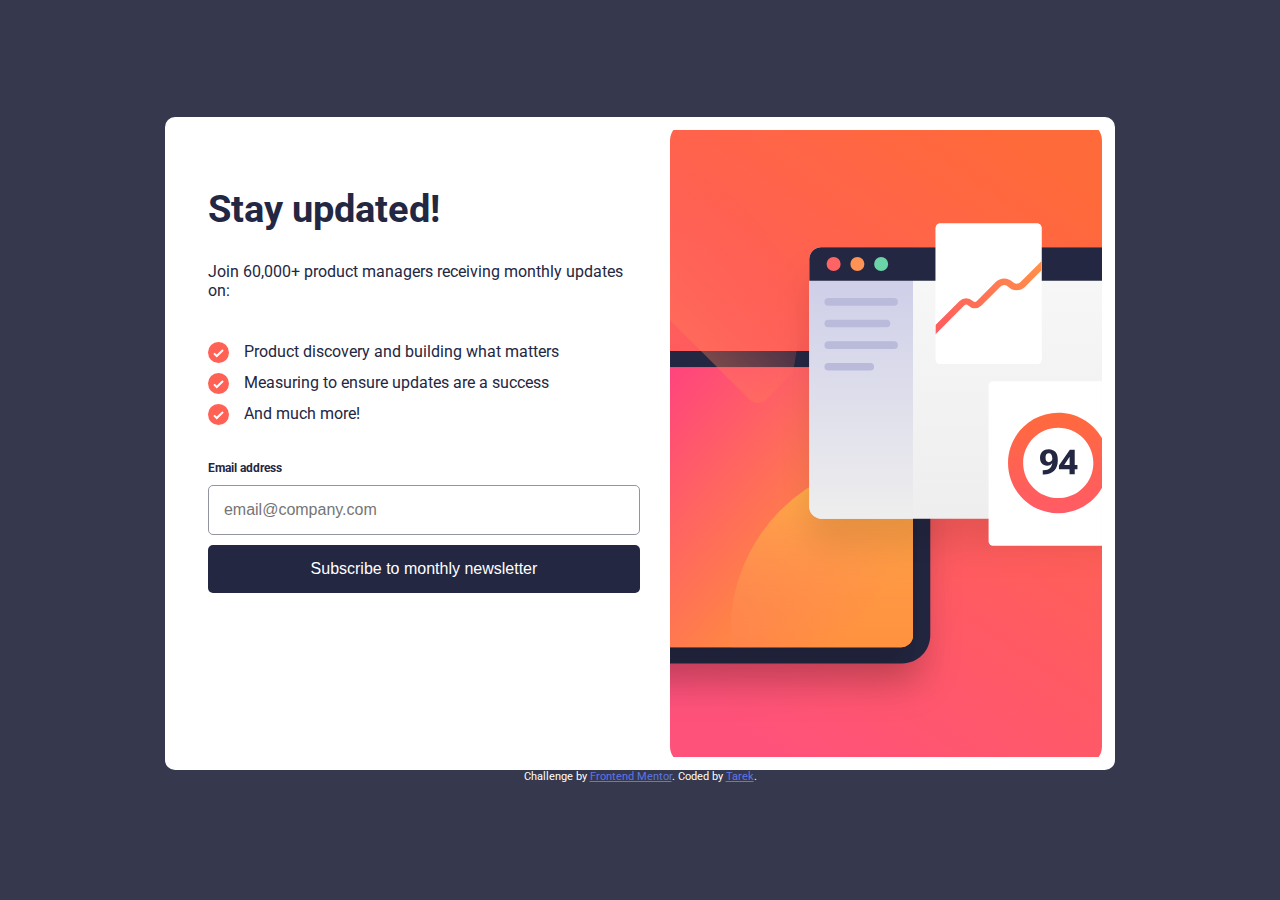
<file: index.html>
<!DOCTYPE html>
<html lang="en">
<head>
  <meta charset="UTF-8">
  <meta name="viewport" content="width=device-width, initial-scale=1.0"> <!-- displays site properly based on user's device -->

  <link rel="icon" type="image/png" sizes="32x32" href="./assets/images/favicon-32x32.png">
  <link rel="stylesheet" href="./styles.css">
  <link rel="preconnect" href="https://fonts.googleapis.com">
  <link rel="preconnect" href="https://fonts.gstatic.com" crossorigin>
  <link href="https://fonts.googleapis.com/css2?family=Roboto:ital,wght@0,100..900;1,100..900&display=swap" rel="stylesheet">
  <script defer src="./main.js"></script>
  
  <title>Frontend Mentor | Newsletter sign-up form with success message</title>

  <!-- Feel free to remove these styles or customise in your own stylesheet 👍 -->
  <style>
    .attribution { font-size: 11px; text-align: center; color: white; }
    .attribution a { color: hwb(228 36% 10%); }
  </style>
</head>
<body>
  <main class="main">
    <div class="sign-up-form">
      <h1 class="title">Stay updated!</h1>
      <p class="subtitle">Join 60,000+ product managers receiving monthly updates on:</p>
      <ul>
        <li><img src="./assets/images/icon-list.svg" alt=""> Product discovery and building what matters</li>
        <li><img src="./assets/images/icon-list.svg" alt=""> Measuring to ensure updates are a success</li>
        <li><img src="./assets/images/icon-list.svg" alt=""> And much more!</li>
      </ul>
      <form id="form" novalidate>
        <div class="email-label">
          <label for="email">Email address</label>
          <span aria-live="polite" id="email-error"></span>
        </div>
        <input type="text" placeholder="email@company.com" id="email" name="email" autocomplete="off">
        <button type="submit">Subscribe to monthly newsletter</button>
      </form>
    </div>
    <div class="image">
      <picture>
        <source media="(max-width: 768px)" srcset="./assets/images/illustration-sign-up-mobile.svg">
        <img src="./assets/images/illustration-sign-up-desktop.svg" alt="sign-up">
      </picture>
    </div>
  </main>
  <div class="attribution">
    Challenge by <a href="https://www.frontendmentor.io?ref=challenge" target="_blank">Frontend Mentor</a>. 
    Coded by <a href="#">Tarek</a>.
  </div>
</body>
</html>
</file>
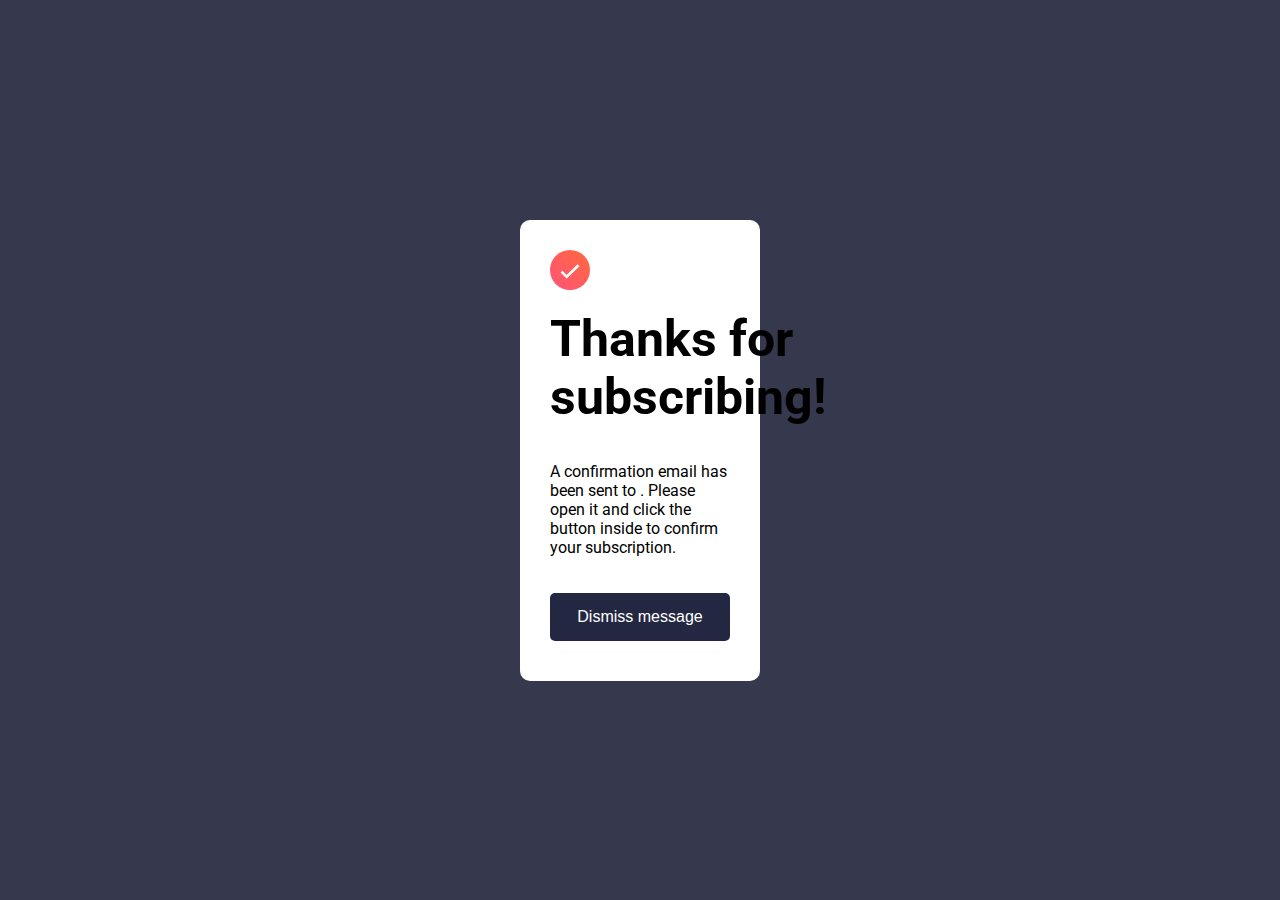
<file: success-state.html>
<!DOCTYPE html>
<html lang="en">
<head>
    <meta charset="UTF-8">
    <meta name="viewport" content="width=device-width, initial-scale=1.0"> <!-- displays site properly based on user's device -->

    <link rel="icon" type="image/png" sizes="32x32" href="./assets/images/favicon-32x32.png">
    <link rel="stylesheet" href="./styles.css">
    <link rel="preconnect" href="https://fonts.googleapis.com">
    <link rel="preconnect" href="https://fonts.gstatic.com" crossorigin>
    <link href="https://fonts.googleapis.com/css2?family=Roboto:ital,wght@0,100..900;1,100..900&display=swap" rel="stylesheet">
    <script defer src="./success-state.js"></script>
    <title>Frontend Mentor | Newsletter sign-up form with success message</title>
</head>
<body>
    <div class="success-message">
        <img src="./assets/images/icon-success.svg" alt="">
        <h1 class="title">Thanks for subscribing!</h1>
        <p class="subtitle">A confirmation email has been sent to <span id="emailDisplay"></span>. 
            Please open it and click the button inside to confirm your subscription.</p>
        <button class="btn-dismiss" type="submit">Dismiss message</button>
    </div>
</body>
</html>
</file>
<file: styles.css>
:root {
    --dark-slate-grey: hsl(234, 29%, 20%);
    --charcoal-grey: hsl(235, 18%, 26%);
    --grey: hsl(231, 7%, 60%);
    --white: hsl(0, 0%, 100%);
    --tomato: hsl(4, 100%, 67%);
}

body {
    margin: 0;
    padding: 0;
    box-sizing: border-box;
    height: 100vh;
    display: flex;
    flex-direction: column;
    justify-content: center;
    align-items: center;
    background-color: var(--charcoal-grey);
    font-family: "Roboto", serif;
}

.main {
    display: flex;
    flex-direction: row;
    max-width: 80%;
    margin: 0 auto;
    background-color: var(--white);
    border-radius: 10px;
    color: var(--dark-slate-grey);
    padding: 13px;
}

.sign-up-form {
    flex: 1;
    display: flex;
    flex-direction: column;
    align-items: flex-start;
    padding: 30px;
}

.title {
    font-size: clamp(24px, 3vw, 50px);
    font-weight: 700;
    margin-bottom: 15px;
}

.subtitle {
    font-size: clamp(14px, 1.5vw, 16px);
    font-weight: 400;
}

#form {
    width: 100%;
    display: flex;
    flex-direction: column;
}

.image {
    flex: 1;
}

.image img {
    width: 100%;
    height: 100%;
    object-fit: cover;
}

ul {
    padding: 0;
}

li {
    font-size: clamp(14px, 1.5vw, 16px);
    list-style-type: none;
    display: flex;
    margin: 10px 0;
    gap: 15px;
}

.email-label {
    display: flex;
    margin: 10px 0;
    width: 100%;
    justify-content: space-between;
}

#email-error {
    color: var(--tomato);
    font-size: 12px;
}

#emailDisplay {
    font-weight: 700;
}

.error {
    color: var(--tomato);
    border: 1px solid var(--tomato);
    background-color: rgba(255, 99, 71, 0.2);
}

label {
    font-size: 12px;
    font-weight: 700;
}

input {
    border: 1px solid var(--grey);
    border-radius: 5px;
    padding: 15px;
    font-size: 16px;
    width: 100%;
    box-sizing: border-box;
}

button {
    background-color: var(--dark-slate-grey);
    color: var(--white);
    border: none;
    border-radius: 5px;
    padding: 15px;
    margin: 10px 0;
    font-size: 16px;
    font-weight: 500;
    cursor: pointer;
    width: 100%;
}

button:hover {
    background-color: var(--tomato);
}

.success-message {
    display: flex;
    flex-direction: column;
    align-items: flex-start;
    padding: 30px;
    gap: 10px;
    width: 14%;
    background-color: var(--white);
    border-radius: 10px;
}

.success-message img {
    width: 40px;
    height: 40px;
}

.success-message h1 {
    font-size: 50px;
    font-weight: 700;
    margin: 10px 0;
}

@media screen and (max-width: 768px) {
    .main { 
        flex-direction: column-reverse;
        max-width: 100%;
        padding: 0;
        height: 100vh;
    }
    .success-message {
        width: 100%;
        height: 100vh;
        padding-top: 50%;
        box-sizing: border-box;
    }
    .btn-dismiss {
        margin-top: auto;
    }
}
</file>
